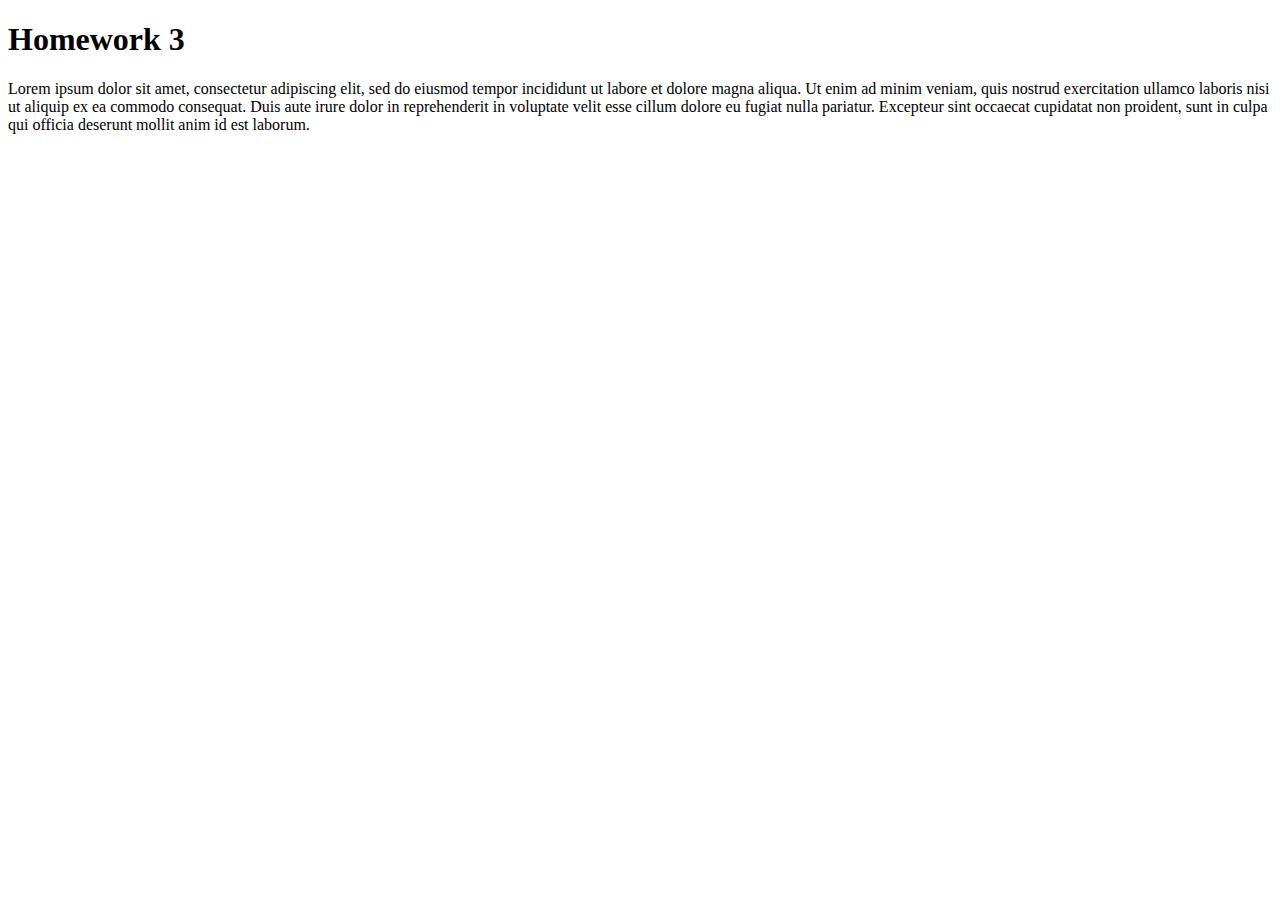
<file: homework-3/index.html>
<!DOCTYPE html>
<html lang="en">
<head>
    <meta charset="UTF-8">
    <meta http-equiv="X-UA-Compatible" content="IE=edge">
    <meta name="viewport" content="width=device-width, initial-scale=1.0">
    <title>Homework 3</title>
</head>
<body>
    <h1>Homework 3</h1>
    <p>Lorem ipsum dolor sit amet, consectetur adipiscing elit, sed do eiusmod tempor incididunt ut labore et dolore magna aliqua. Ut enim ad minim veniam, quis nostrud exercitation ullamco laboris nisi ut aliquip ex ea commodo consequat. Duis aute irure dolor in reprehenderit in voluptate velit esse cillum dolore eu fugiat nulla pariatur. Excepteur sint occaecat cupidatat non proident, sunt in culpa qui officia deserunt mollit anim id est laborum.</p>
</body>
</html>
</file>
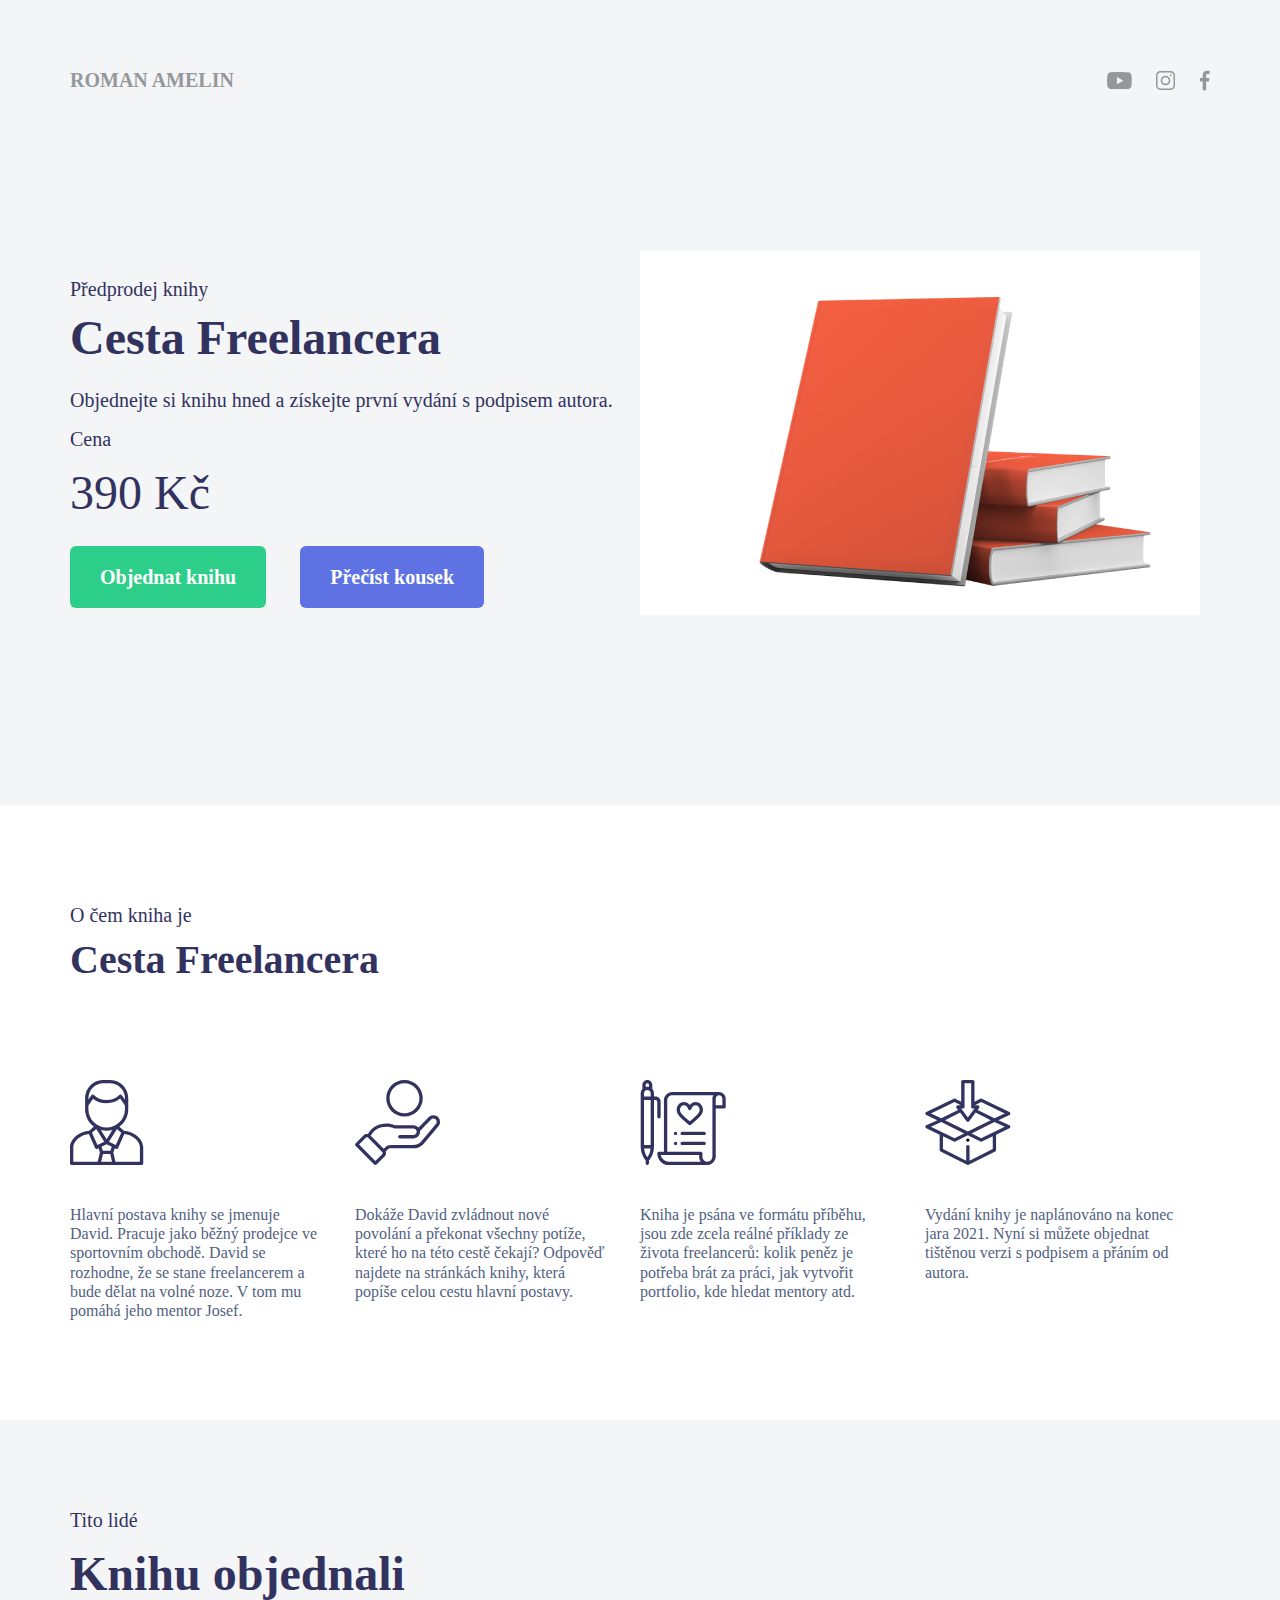
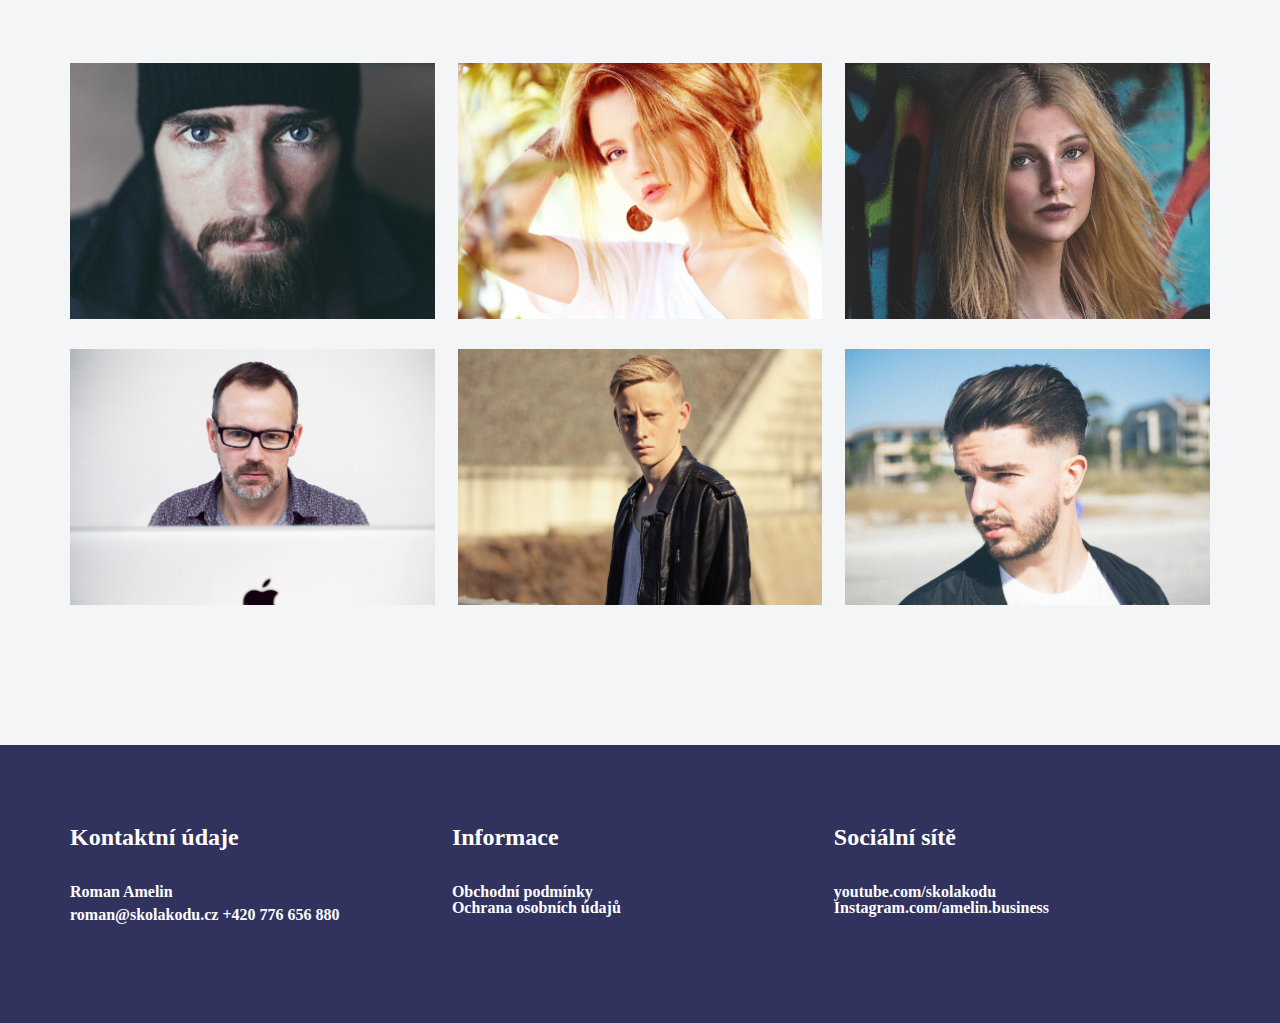
<file: homework-1/src/index.html>
<!DOCTYPE html>
<html lang="en">
<head>
    <meta charset="UTF-8">
    <meta name="viewport" content="width=device-width, initial-scale=1.0">
    <title>Předprodej Knihy Cesta Freelancera</title>
    <link rel="stylesheet" href="css/reset.css">
    <link rel="stylesheet" href="css/style.css">
</head>
<body>
    <!-- Hlavní blok -->
    <header class="top-header">
        <div class="container">
            <div class="navbar">
                <span class="logo">Roman Amelin</span>
                <div class="socials">
                    <a href="#">
                        <img src="img/youtube.svg" alt="Youtube">
                    </a>
                    <a href="#">
                        <img src="img/instagram.svg" alt="Instagram">
                    </a>
                    <a href="#">
                        <img src="img/facebook.svg" alt="Facebook">
                    </a>
                </div>
            </div>
            <div class="main">
                <div class="main-text">
                    <span class="subtitle">Předprodej knihy</span>
                    <h1 class="title">Cesta Freelancera</h1>
                    <p class="desc">Objednejte si knihu hned a získejte první vydání s podpisem autora.</p>
                    <span class="price-tag">Cena</span>
                    <strong class="price">390 Kč</strong>
                    <div class="buttons">
                        <a href="#" class="btn green">Objednat knihu</a>
                        <a href="#" class="btn blue">Přečíst kousek</a>
                    </div>
                </div>
                <div class="main-image">
                    <img src="img/book.png" alt="Book">
                </div>
            </div>
        </div>
    </header>



    <!-- O knize -->
    <section class="about">
        <div class="container">
            <span class="about-subheadline">O čem kniha je</span>
            <h2 class="about-headline">Cesta Freelancera</h2>
            <div class="about-wrap">
                <div class="about-item">
                    <img src="img/1.svg" alt="Clovek">
                    <span>Hlavní postava knihy se jmenuje David. Pracuje jako běžný prodejce ve sportovním obchodě. David se rozhodne, že se stane freelancerem a bude dělat na volné noze. V tom mu pomáhá jeho mentor Josef.</span>
                </div>
                <div class="about-item">
                    <img src="img/2.svg" alt="Ruka">
                    <span>Dokáže David zvládnout nové povolání a překonat všechny potíže, které ho na této cestě čekají? Odpověď najdete na stránkách knihy, která popíše celou cestu hlavní postavy.</span>
                </div>
                <div class="about-item">
                    <img src="img/3.svg" alt="Pero a papier">
                    <span>Kniha je psána ve formátu příběhu, jsou zde zcela reálné příklady ze života freelancerů: kolik peněz je potřeba brát za práci, jak vytvořit portfolio, kde hledat mentory atd.</span>
                </div>
                <div class="about-item">
                    <img src="img/4.svg" alt="Krabica">
                    <span>Vydání knihy je naplánováno na konec jara 2021. Nyní si můžete objednat tištěnou verzi s podpisem a přáním od autora.</span>
                </div>
            </div>
        </div>
    </section>




    <!-- Knihu si objednali -->
    <section class="people">
        <div class="container">
            <span class="people-subheadline">Tito lidé</span>
            <h2 class="people-headline">Knihu objednali</h2>
            <div class="people-wrap">
				<div class="people-block">
					<img src="img/people1.png" alt="Clovek 1">
				</div>
				<div class="people-block">
					<img src="img/people2.png" alt="Clovek 2">
				</div>
				<div class="people-block">
					<img src="img/people3.png" alt="Clovek 3">
				</div>
				<div class="people-block">
					<img src="img/people4.png" alt="Clovek 4">
				</div>
				<div class="people-block">
					<img src="img/people5.png" alt="Clovek 5">
				</div>
				<div class="people-block">
					<img src="img/people6.png" alt="Clovek 6">
				</div>
			</div>
        </div>
    </section>


    <!-- Footer -->
    <footer class="footer">
        <div class="container">
            <div class="footer-wrap">
                <div class="footer-block">
                    <h3 class="footer-header">Kontaktní údaje</h3>
                    <p class="footer-name">Roman Amelin</p>
                    <a href="mailto:roman@skolakodu.cz" class="footer-link">roman@skolakodu.cz</a>
                    <a href="tel:+420776880" class="footer-link">+420 776 656 880</a>
                </div>
                <div class="footer-block">
                    <h3 class="footer-header">Informace</h3>
                    <a href="#" class="footer-link">Obchodní podmínky</a><br>
                    <a href="#" class="footer-link">Ochrana osobních údajů</a>
                </div>
                <div class="footer-block">
                    <h3 class="footer-header">Sociální sítě</h3>
                    <a href="https://www.youtube.com/skolakodu" class="footer-link">youtube.com/skolakodu</a>
                    <a href="https://www.instagram.com/amelin.business" class="footer-link">Instagram.com/amelin.business</a>
                </div>
            </div>
        </div>
    </footer>

</body>
</html>
</file>
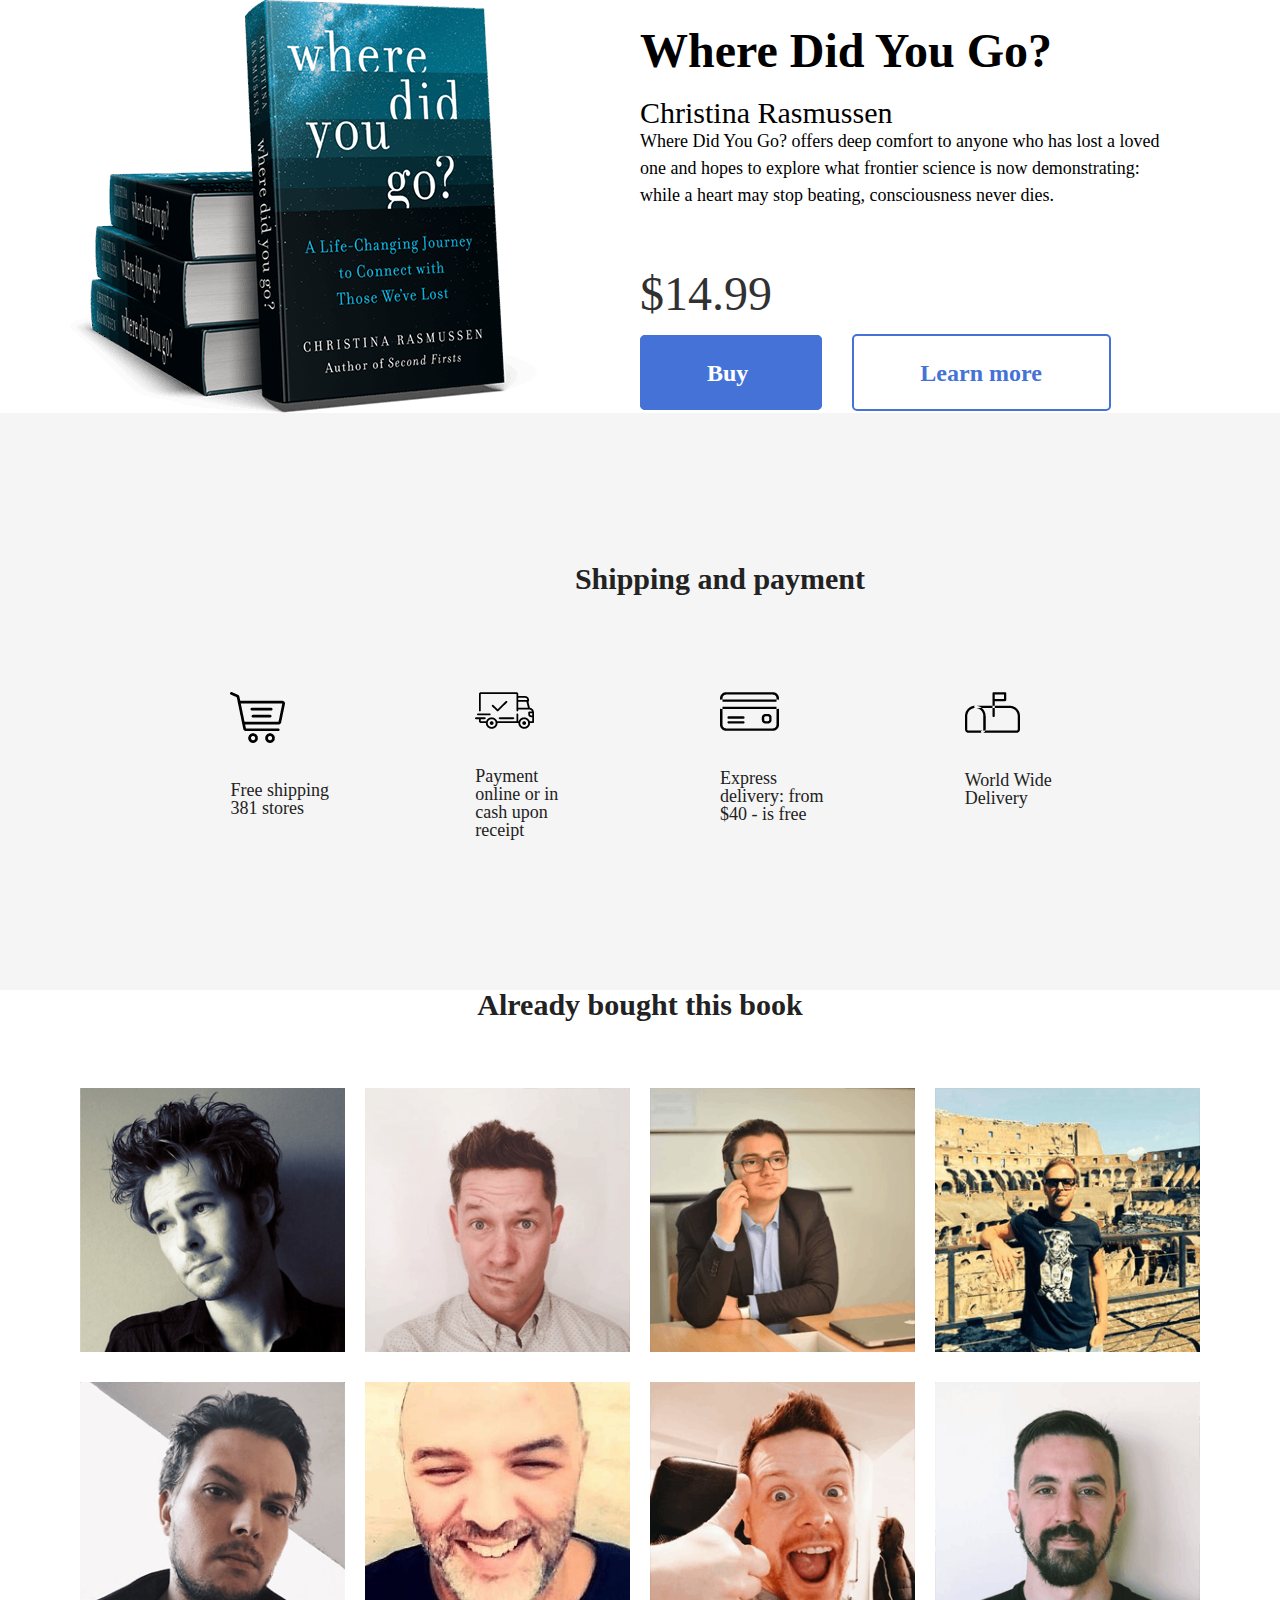
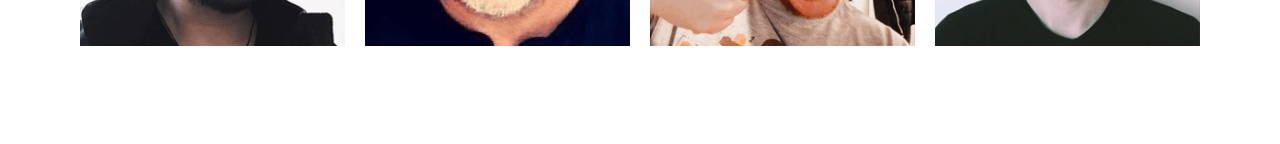
<file: homework-2/src/index.html>
<!DOCTYPE html>
<html lang="en">
<head>
    <meta charset="UTF-8">
    <meta name="viewport" content="width=device-width, initial-scale=1.0">
    <title>Prodej knihy Where did you go</title>
    <link rel="stylesheet" href="css/reset.css">
    <link rel="stylesheet" href="css/style.css">
</head>
<body>
    <!-- Hlavní blok -->
    <header class="top-header">
        <div class="container">
            <div class="main">
                <div class="main-image">
                    <img src="img/book2.png" alt="Book">
                </div>
                <div class="main-text">
                    <h1 class="title">Where Did You Go?</h1>
                    <span class="subtitle">Christina Rasmussen</span>
                    <p class="desc">Where Did You Go? offers deep comfort to anyone who has lost a loved one and hopes to explore what frontier science is now demonstrating: while a heart may stop beating, consciousness never dies.</p>
                    <strong class="price">$14.99</strong>
                    <div class="buttons">
                        <a href="#" class="btn blue">Buy </a>
                        <a href="#" class="btn white">Learn more</a>
                    </div>
                </div>
            </div>
        </div>
    </header>

    <!-- O knize -->
    <section class="about">
        <div class="container">
            <h2 class="about-headline">Shipping and payment</h2>
            <div class="about-wrap">
                <div class="about-item">
                    <img src="img/1.png" alt="Košík">
                    <span>Free shipping 381 stores</span>
                </div>
                <div class="about-item">
                    <img src="img/2.png" alt="Karta">
                    <span>Payment online or in cash upon receipt</span>
                </div>
                <div class="about-item">
                    <img src="img/3.png" alt="Doprava">
                    <span>Express delivery: from $40 - is free</span>
                </div>
                <div class="about-item">
                    <img src="img/4.png" alt="Schránka">
                    <span>World Wide Delivery</span>
                </div>
            </div>
        </div>
    </section>


    <!-- Knihu si objednali -->
    <section class="people-headline">
        <div class="container">
            <h2 class="people-headline">Already bought this book</h2>
                <div class="people-wrap">
                    <div class="people-block">
                        <img src="img/people1.png" alt="človek-1">
                    </div>
                    <div class="people-block">
                        <img src="img/people2.png" alt="človek-2">
                    </div>
                    <div class="people-block">
                        <img src="img/people3.png" alt="človek-3">
                    </div>
                    <div class="people-block">
                        <img src="img/people4.png" alt="človek-4">
                    </div>
                    <div class="people-block">
                        <img src="img/people5.png" alt="človek-5">
                    </div>
                    <div class="people-block">
                        <img src="img/people6.png" alt="človek-6">
                    </div>
                    <div class="people-block">
                        <img src="img/people7.png" alt="človek-7">
                    </div>
                    <div class="people-block">
                        <img src="img/people8.png" alt="človek-8">
                    </div>
                </div>
            </div>
        </div>
    </section>

</body>
</html>
</file>
<file: homework-1/src/css/style.css>
* {
    box-sizing: border-box;
}

body {
    font-family: 'Helvetica Neue';
}
.container {
    max-width: 1140px;
    width: 96%;
    margin-left: auto;
    margin-right: auto;
}

.navbar {
    display: flex;
    justify-content: space-between;
    margin-bottom: 160px;
}

.logo {
    font-family: 'Helvetica Neue';
    color: #95989a;
    font-size: 20px;
    font-weight: 700;
    text-transform: uppercase;
}

.socials a {
    text-decoration: none;
    margin-left: 20px;
}

.top-header {
    padding-top: 70px;
    padding-bottom: 190px;
    background-color: #f4f5f7;
}

.main {
    display: flex;
    justify-content: space-between;
    align-items: center;
}

.main-text {
    width: 50%;
    color: #32325f;
}

.main-image {
    width: 50%;
}

.subtitle {
    font-size: 20px;
    font-weight: 400;
    margin-bottom: 15px;
    display: block;
}

.title {
    font-family: 'Helvetica Neue';
    font-size: 48px;
    font-weight: 700;
    margin-bottom: 25px;
}

.desc {
    font-size: 20px;
    font-weight: 400;
    margin-bottom: 16px;
    line-height: 26px;
}

.price-tag {
    font-size: 20px;
    font-weight: 400;
    display: block;
    margin-bottom: 20px;
}

.price {
    display: block;
    font-size: 48px;
    font-weight: 400;
    margin-bottom: 50px;
}

.btn {
    font-family: 'Helvetica Neue';
    text-decoration: none;
    color: #fff;
    font-size: 20px;
    font-weight: 700;
    padding: 20px 30px;
    box-shadow: 0 3px 6px rgba(red 173, green 173, blue 173, 0.16 alpha);
    border-radius: 6px;
    margin-right: 30px;
}

.green {
    background-color: #2dce89;
}

.blue {
    background-color: #5e72e4;
}

.about {
    padding: 100px 0;
}

.about-subheadline {
    font-size: 20px;
    font-weight: 400;
    display: block;
    margin-bottom: 15px;
    color: #32325f;
}

.about-headline {
    font-family: 'Helvetica Neue';
    font-size: 40px;
    font-weight: 700;
    margin-bottom: 100px;
    color: #32325f;
}

.about-item span {
    display: block;
    color: #525f7f;
    font-size: 16px;
    font-weight: 400;
    margin-right: 35px;
    line-height: 1.2;
}

.about-wrap {
    display: flex;
}

.about-item {
    width: 25%;
}

.about-item img {
    margin-bottom: 40px;
}

.people {
    background-color: #f4f5f7;
    padding-top: 90px;
    padding-bottom: 110px;
}

.people-subheadline {
    font-size: 20px;
    font-weight: 400;
    margin-bottom: 20px;
    display: block;
    color: #32325f;
}

.people-headline {
    font-family: 'Helvetica Neue';
    font-size: 48px;
    font-weight: 700;
    color: #32325f;
    margin-bottom: 65px;
}

.people-wrap {
    display: flex;
    flex-wrap: wrap;
    justify-content: space-between;
}

.people-block {
    width: 32%;
    margin-bottom: 30px;
}

.people-block img {
    width: 100%;
    object-fit: cover;
    height: 100%;
}


.footer {
    background-color: #32325f;
    padding-top: 80px;
    padding-bottom: 100px;
}

.footer-wrap {
    display: flex;
    justify-content: space-between;
}

.footer-block {
    width: 33%;
}

.footer-name {
    font-family: 'Helvetica Neue';
    color: #fff;
    font-size: 16px;
    font-weight: 700;
    margin-bottom: 7px;
}

.footer-header {
    font-family: 'Helvetica Neue';
    font-size: 24px;
    font-weight: 700;
    color: #fff;
    margin-bottom: 35px;
}

.footer-link {
    font-family: 'Helvetica Neue';
    text-decoration: none;
    color: #fff;
    font-size: 16px;
    font-weight: 700;
    margin-bottom: 7px;
}

@media (max-width: 1024px) {

    .buttons {
        display: flex;
        flex-direction: column;
        align-items: flex-start;
    }

    .btn {
        display: inline-block;
        max-width: 250px;
        text-align: center;
        width: 100%;
        margin-top: 10px;
    }

    @media (max-width: 768px) { 

        .main-image, .main-text {
            width: 100%;
        }

        .main-text {
            order: 1;
            margin-bottom: 40px;
        }

        .main {
        flex-direction: column;
        }

        .navbar {
            margin-bottom: 100px;
        }

        .top-header {
            padding-bottom: 100px;
        }

        .price {
            margin-bottom: 30px;
        }

        .about-wrap {
            flex-wrap: wrap;
        }

        .about-item {
            width: 50%;
            margin-bottom: 50px;
        }

        .about {
            padding: 80px 0 40px;
        }

.people-block {
    width: 48%;
}


        .footer-wrap {
            flex-wrap: wrap;
        }

        .footer-block {
            width: 50%;
            margin-bottom: 50px;
        }
}

@media (max-width: 580px) {

    .about-item {
        width: 100%;
    }

    .about-headline {
        margin-bottom: 50px;
    }

    .people-headline {
        margin-bottom: 30px;
    }
    .footer-block {
        width: 100%;
    }

    .footer {
        padding-bottom: 0;
    }
    }

}
</file>
<file: homework-2/src/css/style.css>
* {
    box-sizing: border-box;
}

body {
    font-family: Tahoma;
}
.container { 
    max-width: 1140px;
    width: 96%;
    margin-left: auto;
    margin-right: auto;
}
.main {
    display: flex;
    justify-content: space-between;
    align-items: center;
    color: #313131;
}

.main-text {
    width: 50%;
    color: #000;
}

.main-image {
    width: 50%;
}

.title {
    font-size: 48px;
color: #000000;
font-weight: bold;
font-family: "Tahoma";
margin-bottom: 23px;
}

.subtitle {
    width: 543px;
height: 104px;
font-size: 30px;
color: #000000;
font-family: "Tahoma";
margin-bottom: 41px;
}

.desc {
    width: 541px;
height: 102px;
font-size: 18px;
line-height: 27px;
color: #000000;
font-family: "Tahoma";
margin-bottom: 50px;
}

.price {
    font-size: 48px;
line-height: 27px;
color: #313131;
font-family: "Tahoma";
display: block;
margin-bottom: 50px;
}

.buttons {
    margin-top: 53px;
}

.btn {
    text-decoration: none;
    font-size: 24px;
    line-height: 27px;
    color: #ffffff;
    font-weight: bold;
    padding: 24px 67px 23px 66px;
    border-radius: 5px;
    margin-right: 30px;
}

.blue {
    background-color: #4572d7;
    border: 1px solid #4572d7;
}

.white {
    background-color: #ffffff;
    border: 2px solid #4572D7;
    color: #4572D7;
}

.about {
    padding: 151px 50px 151px 210px;
    background-color: whitesmoke;
}

.about-headline {
    font-size: 30px;
    font-weight: bold;
    margin-bottom: 98px;
    text-align: center;
    font-family: Tahoma;
}

.about-item span {
    display: block;
    font-size: 18px;
    font-weight: normal;
    margin-right: 135px;
	
}

.about-wrap {
    display: flex;
    
}

.about-item {
    width: 25%;
}

.about-item img {
    margin-bottom: 38px;
}

.people-headline {
    text-align: center;
    font-family: Tahoma;
    font-size: 30px;
    font-weight: bold;
    margin-bottom: 68px;
}

.people {
    padding-bottom: 11px;
    padding-top: 90px;
}

.people-wrap {
    display: flex;
    flex-wrap: wrap;
    justify-content: space-between;
}

.people-block {
    width: 25%;
    margin-bottom: 30px;
}

.people-block img {
    width: 265px;
    object-fit: cover;
    height: 264px;
}

@media (max-width: 1024px) {

    .buttons {
        display: flex;
        flex-direction: column;
        align-items: flex-start;
    }

    .btn {
        display: inline-block;
        max-width: 250px;
        text-align: center;
        width: 100%;
        margin-top: 10px;
    }

    @media (max-width: 768px) { 

        .main-image, .main-text {
            width: 100%;
        }

        .main-text {
            order: 1;
            margin-bottom: 40px;
        }

        .main {
        flex-direction: column;
        }

        .navbar {
            margin-bottom: 100px;
        }

        .top-header {
            padding-bottom: 100px;
        }

        .price {
            margin-bottom: 30px;
        }

        .about-wrap {
            flex-wrap: wrap;
        }

        .about-item {
            width: 50%;
            margin-bottom: 50px;
        }

        .about {
            padding: 80px 0 40px;
        }

        .people-block {
            width: 48%;
        }

        .footer-wrap {
            flex-wrap: wrap;
        }

        .footer-block {
            width: 50%;
            margin-bottom: 50px;
        }
}

@media (max-width: 580px) {

    .about-item {
        width: 100%;
    }

    .about-headline {
        margin-bottom: 50px;
    }

    .people-headline {
        margin-bottom: 30px;
    }
    .footer-block {
        width: 100%;
    }

    .footer {
        padding-bottom: 0;
    }
    }

}
</file>
